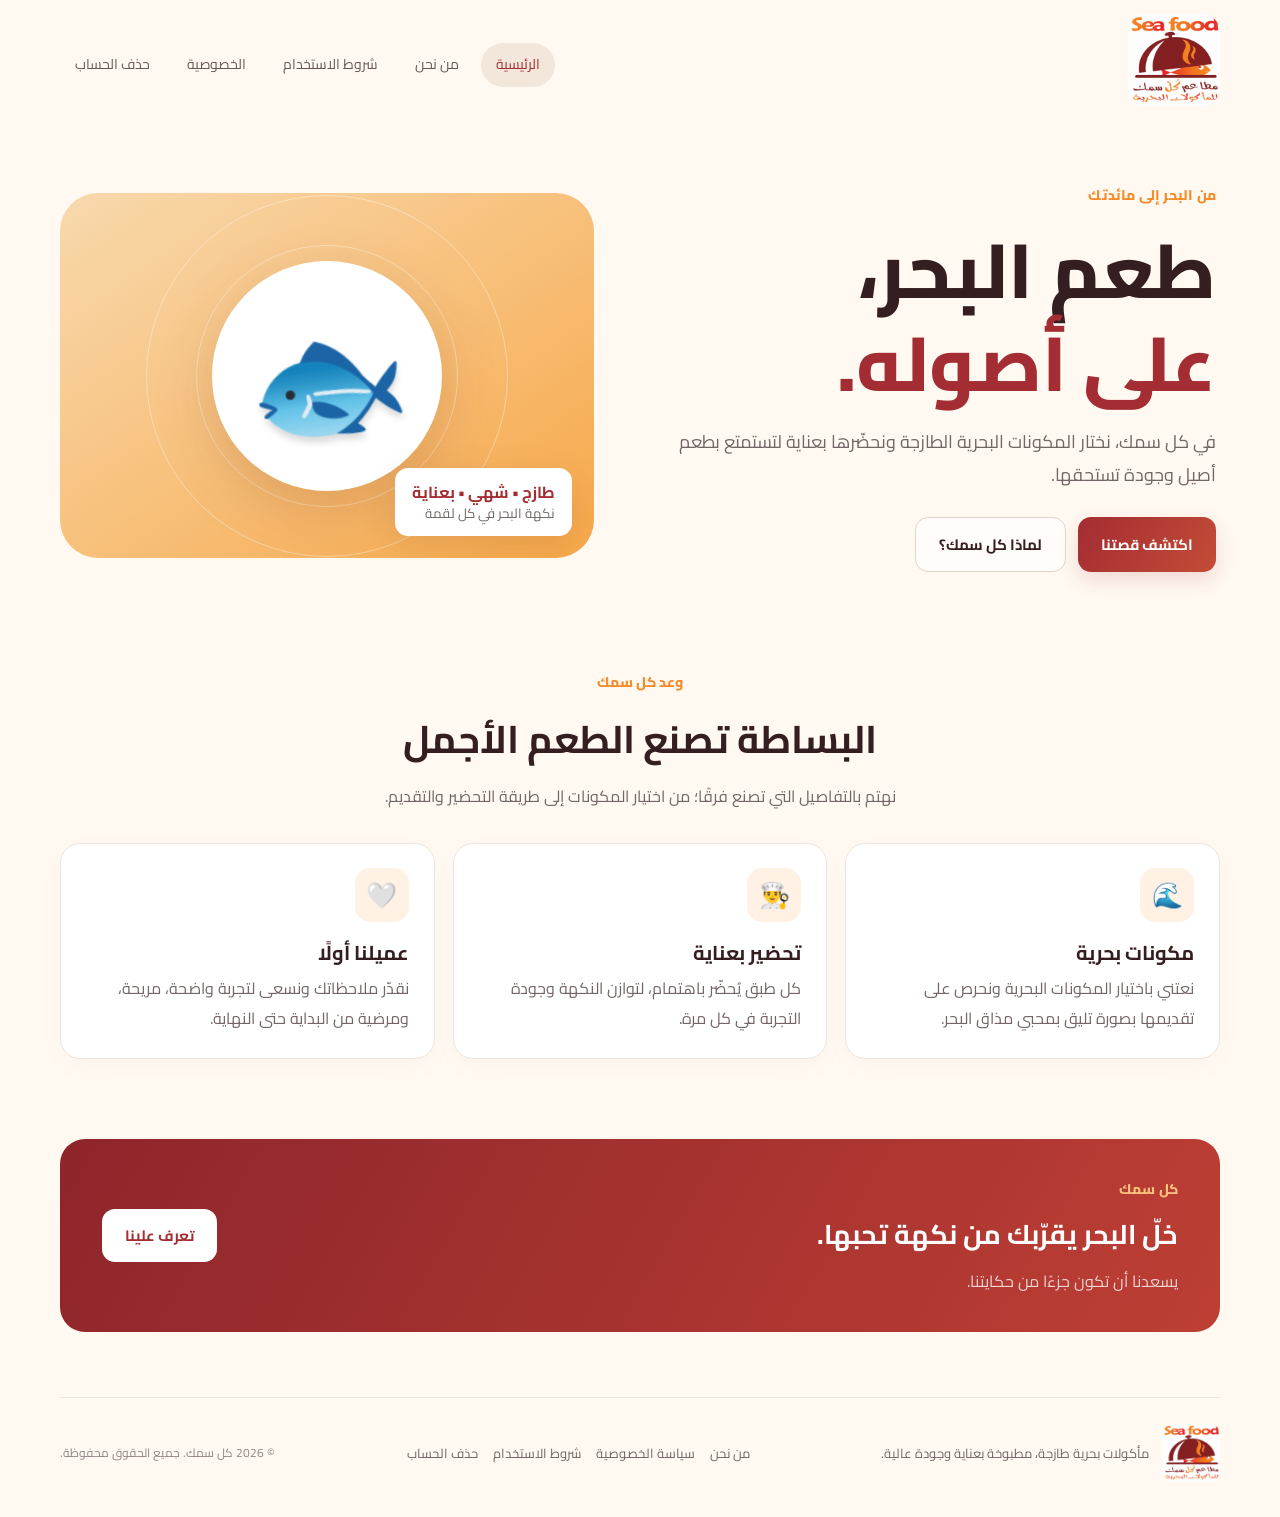
<file: index.html>
<!DOCTYPE html>
<html lang="ar" dir="rtl">
<head>
  <meta charset="UTF-8"><meta name="viewport" content="width=device-width, initial-scale=1">
  <meta name="description" content="كل سمك — مأكولات بحرية طازجة تُحضّر بعناية وجودة عالية.">
  <title>كل سمك | مأكولات بحرية طازجة</title>
  <link rel="stylesheet" href="styles.css">
</head>
<body>
<header class="site-header"><a class="brand" href="index.html"><img src="assets/logo.jpg" alt="شعار كل سمك"></a>
<nav class="nav"><a class="active" href="index.html">الرئيسية</a><a href="about.html">من نحن</a><a href="terms.html">شروط الاستخدام</a><a href="privacy.html">الخصوصية</a><a href="delete-account.html">حذف الحساب</a></nav>
</header>
<main>
<section class="hero">
<div class="hero-content"><span class="eyebrow">من البحر إلى مائدتك</span>
<h1>طعم البحر،<br><span>على أصوله.</span></h1>
<p>في كل سمك، نختار المكونات البحرية الطازجة ونحضّرها بعناية لتستمتع بطعم أصيل وجودة تستحقها.</p>
<div class="hero-actions"><a class="btn primary" href="about.html">اكتشف قصتنا</a><a class="btn ghost" href="#values">لماذا كل سمك؟</a></div>
</div>
<div class="hero-art"><div class="plate"><span>🐟</span></div><div class="art-label"><b>طازج • شهي • بعناية</b><small>نكهة البحر في كل لقمة</small></div></div>
</section>
<section id="values" class="section"><div class="section-head"><span class="eyebrow">وعد كل سمك</span><h2>البساطة تصنع الطعم الأجمل</h2><p>نهتم بالتفاصيل التي تصنع فرقًا؛ من اختيار المكونات إلى طريقة التحضير والتقديم.</p></div>
<div class="cards"><article class="feature"><div class="feature-icon">🌊</div><h3>مكونات بحرية</h3><p>نعتني باختيار المكونات البحرية ونحرص على تقديمها بصورة تليق بمحبي مذاق البحر.</p></article>
<article class="feature"><div class="feature-icon">👨‍🍳</div><h3>تحضير بعناية</h3><p>كل طبق يُحضّر باهتمام، لتوازن النكهة وجودة التجربة في كل مرة.</p></article>
<article class="feature"><div class="feature-icon">🤍</div><h3>عميلنا أولًا</h3><p>نقدّر ملاحظاتك ونسعى لتجربة واضحة، مريحة، ومرضية من البداية حتى النهاية.</p></article></div></section>
<section class="cta"><div><span class="eyebrow">كل سمك</span><h2>خلّ البحر يقرّبك من نكهة تحبها.</h2><p>يسعدنا أن تكون جزءًا من حكايتنا.</p></div><a class="btn light" href="about.html">تعرف علينا</a></section>
</main>
<footer class="footer"><div class="footer-brand"><img src="assets/logo.jpg" alt="كل سمك"><p>مأكولات بحرية طازجة، مطبوخة بعناية وجودة عالية.</p></div><div class="footer-links"><a href="about.html">من نحن</a><a href="privacy.html">سياسة الخصوصية</a><a href="terms.html">شروط الاستخدام</a><a href="delete-account.html">حذف الحساب</a></div><small>© <span id="year"></span> كل سمك. جميع الحقوق محفوظة.</small></footer>
<script src="script.js"></script></body></html>
</file>
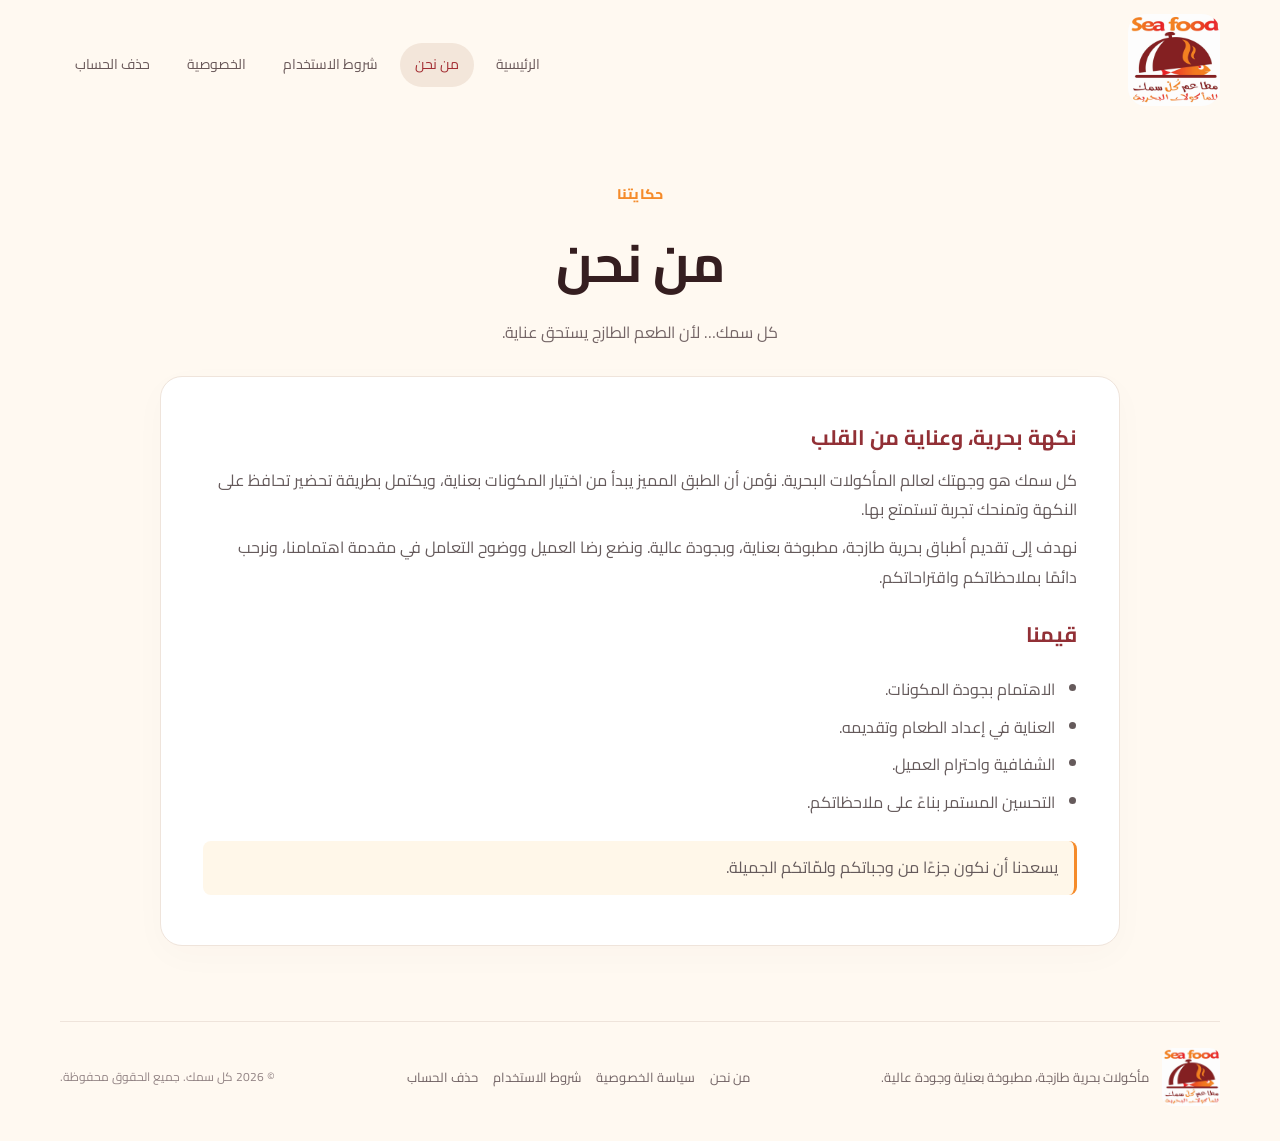
<file: about.html>
<!DOCTYPE html><html lang="ar" dir="rtl"><head><meta charset="UTF-8"><meta name="viewport" content="width=device-width, initial-scale=1"><title>من نحن | كل سمك</title><link rel="stylesheet" href="styles.css"></head><body><header class="site-header"><a class="brand" href="index.html"><img src="assets/logo.jpg" alt="شعار كل سمك"></a><nav class="nav"><a href="index.html">الرئيسية</a><a class="active" href="about.html">من نحن</a><a href="terms.html">شروط الاستخدام</a><a href="privacy.html">الخصوصية</a><a href="delete-account.html">حذف الحساب</a></nav></header><main class="page"><div class="page-hero"><span class="eyebrow">حكايتنا</span><h1>من نحن</h1><p>كل سمك… لأن الطعم الطازج يستحق عناية.</p></div><article class="content-card"><h2>نكهة بحرية، وعناية من القلب</h2><p>كل سمك هو وجهتك لعالم المأكولات البحرية. نؤمن أن الطبق المميز يبدأ من اختيار المكونات بعناية، ويكتمل بطريقة تحضير تحافظ على النكهة وتمنحك تجربة تستمتع بها.</p><p>نهدف إلى تقديم أطباق بحرية طازجة، مطبوخة بعناية، وبجودة عالية. ونضع رضا العميل ووضوح التعامل في مقدمة اهتمامنا، ونرحب دائمًا بملاحظاتكم واقتراحاتكم.</p><h2>قيمنا</h2><ul class="nice-list"><li>الاهتمام بجودة المكونات.</li><li>العناية في إعداد الطعام وتقديمه.</li><li>الشفافية واحترام العميل.</li><li>التحسين المستمر بناءً على ملاحظاتكم.</li></ul><p class="note">يسعدنا أن نكون جزءًا من وجباتكم ولمّاتكم الجميلة.</p></article></main><footer class="footer"><div class="footer-brand"><img src="assets/logo.jpg" alt="كل سمك"><p>مأكولات بحرية طازجة، مطبوخة بعناية وجودة عالية.</p></div><div class="footer-links"><a href="about.html">من نحن</a><a href="privacy.html">سياسة الخصوصية</a><a href="terms.html">شروط الاستخدام</a><a href="delete-account.html">حذف الحساب</a></div><small>© <span id="year"></span> كل سمك. جميع الحقوق محفوظة.</small></footer><script src="script.js"></script></body></html>
</file>
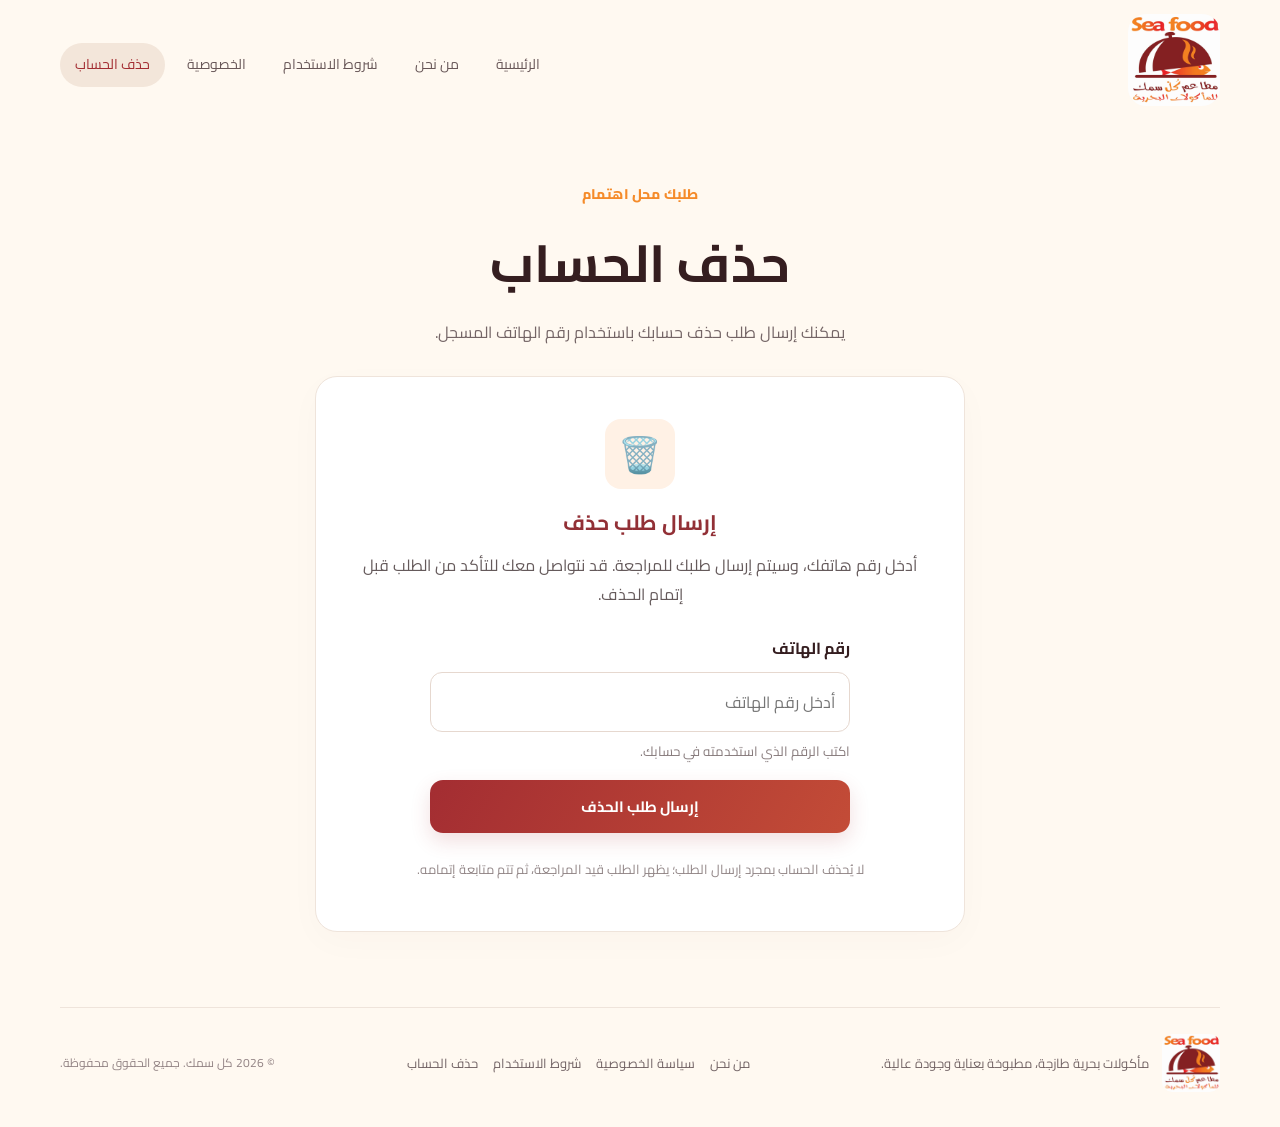
<file: delete-account.html>
<!DOCTYPE html><html lang="ar" dir="rtl"><head><meta charset="UTF-8"><meta name="viewport" content="width=device-width, initial-scale=1"><title>حذف الحساب | كل سمك</title><link rel="stylesheet" href="styles.css"></head><body><header class="site-header"><a class="brand" href="index.html"><img src="assets/logo.jpg" alt="شعار كل سمك"></a><nav class="nav"><a href="index.html">الرئيسية</a><a href="about.html">من نحن</a><a href="terms.html">شروط الاستخدام</a><a href="privacy.html">الخصوصية</a><a class="active" href="delete-account.html">حذف الحساب</a></nav></header><main class="page"><div class="page-hero"><span class="eyebrow">طلبك محل اهتمام</span><h1>حذف الحساب</h1><p>يمكنك إرسال طلب حذف حسابك باستخدام رقم الهاتف المسجل.</p></div><article class="content-card deletion-card"><div class="delete-icon">🗑️</div><h2>إرسال طلب حذف</h2><p>أدخل رقم هاتفك، وسيتم إرسال طلبك للمراجعة. قد نتواصل معك للتأكد من الطلب قبل إتمام الحذف.</p><form id="deleteForm" class="delete-form"><label for="phone">رقم الهاتف</label><input id="phone" name="phone" type="tel" inputmode="tel" autocomplete="tel" placeholder="أدخل رقم الهاتف" required minlength="7" maxlength="20"><small>اكتب الرقم الذي استخدمته في حسابك.</small><button class="btn primary full" type="submit">إرسال طلب الحذف</button></form><div id="deleteNotice" class="notice" role="status" aria-live="polite" hidden></div><p class="soft">لا يُحذف الحساب بمجرد إرسال الطلب؛ يظهر الطلب قيد المراجعة، ثم تتم متابعة إتمامه.</p></article></main><footer class="footer"><div class="footer-brand"><img src="assets/logo.jpg" alt="كل سمك"><p>مأكولات بحرية طازجة، مطبوخة بعناية وجودة عالية.</p></div><div class="footer-links"><a href="about.html">من نحن</a><a href="privacy.html">سياسة الخصوصية</a><a href="terms.html">شروط الاستخدام</a><a href="delete-account.html">حذف الحساب</a></div><small>© <span id="year"></span> كل سمك. جميع الحقوق محفوظة.</small></footer><script src="script.js"></script></body></html>
</file>
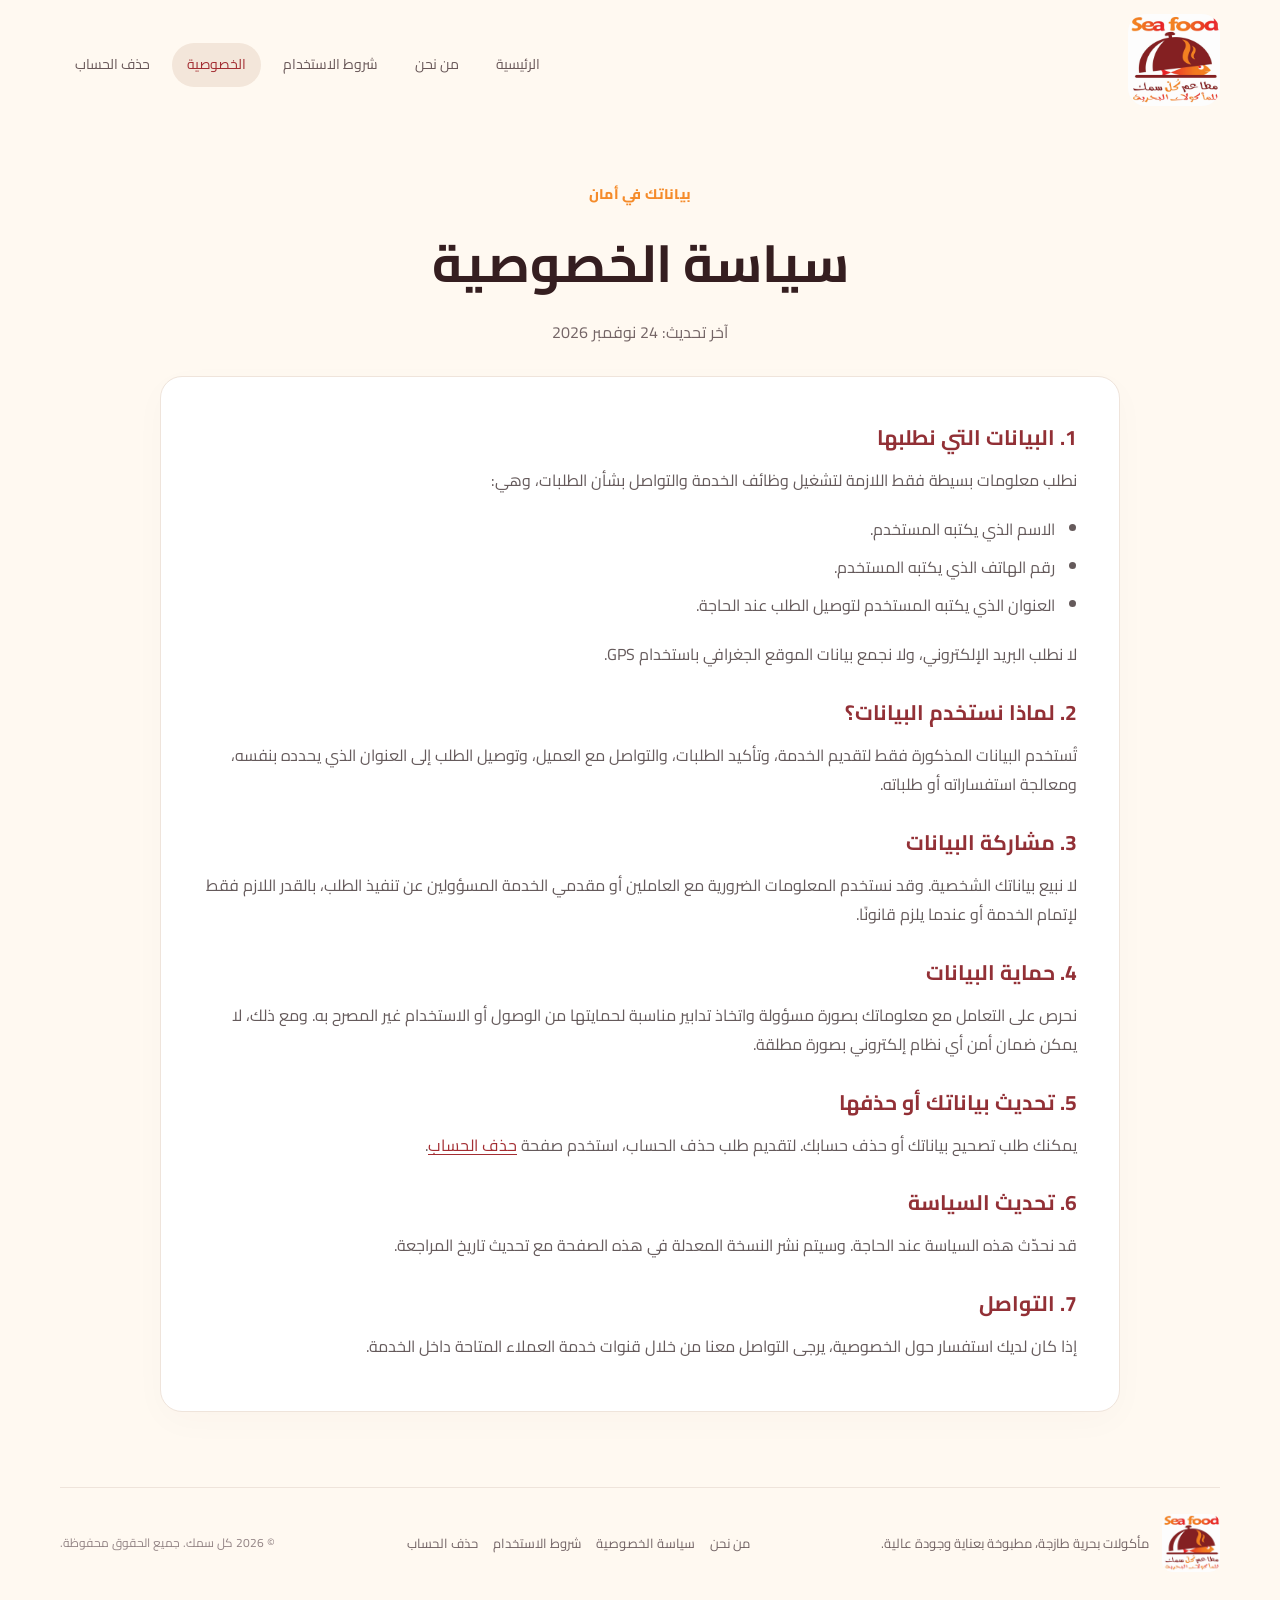
<file: privacy.html>
<!DOCTYPE html><html lang="ar" dir="rtl"><head><meta charset="UTF-8"><meta name="viewport" content="width=device-width, initial-scale=1"><title>سياسة الخصوصية | كل سمك</title><link rel="stylesheet" href="styles.css"></head><body><header class="site-header"><a class="brand" href="index.html"><img src="assets/logo.jpg" alt="شعار كل سمك"></a><nav class="nav"><a href="index.html">الرئيسية</a><a href="about.html">من نحن</a><a href="terms.html">شروط الاستخدام</a><a class="active" href="privacy.html">الخصوصية</a><a href="delete-account.html">حذف الحساب</a></nav></header><main class="page"><div class="page-hero"><span class="eyebrow">بياناتك في أمان</span><h1>سياسة الخصوصية</h1><p>آخر تحديث: 24 نوفمبر 2026</p></div><article class="content-card"><h2>1. البيانات التي نطلبها</h2><p>نطلب معلومات بسيطة فقط اللازمة لتشغيل وظائف الخدمة والتواصل بشأن الطلبات، وهي:</p><ul class="nice-list"><li>الاسم الذي يكتبه المستخدم.</li><li>رقم الهاتف الذي يكتبه المستخدم.</li><li>العنوان الذي يكتبه المستخدم لتوصيل الطلب عند الحاجة.</li></ul><p>لا نطلب البريد الإلكتروني، ولا نجمع بيانات الموقع الجغرافي باستخدام GPS.</p><h2>2. لماذا نستخدم البيانات؟</h2><p>تُستخدم البيانات المذكورة فقط لتقديم الخدمة، وتأكيد الطلبات، والتواصل مع العميل، وتوصيل الطلب إلى العنوان الذي يحدده بنفسه، ومعالجة استفساراته أو طلباته.</p><h2>3. مشاركة البيانات</h2><p>لا نبيع بياناتك الشخصية. وقد نستخدم المعلومات الضرورية مع العاملين أو مقدمي الخدمة المسؤولين عن تنفيذ الطلب، بالقدر اللازم فقط لإتمام الخدمة أو عندما يلزم قانونًا.</p><h2>4. حماية البيانات</h2><p>نحرص على التعامل مع معلوماتك بصورة مسؤولة واتخاذ تدابير مناسبة لحمايتها من الوصول أو الاستخدام غير المصرح به. ومع ذلك، لا يمكن ضمان أمن أي نظام إلكتروني بصورة مطلقة.</p><h2>5. تحديث بياناتك أو حذفها</h2><p>يمكنك طلب تصحيح بياناتك أو حذف حسابك. لتقديم طلب حذف الحساب، استخدم صفحة <a href="delete-account.html">حذف الحساب</a>.</p><h2>6. تحديث السياسة</h2><p>قد نحدّث هذه السياسة عند الحاجة. وسيتم نشر النسخة المعدلة في هذه الصفحة مع تحديث تاريخ المراجعة.</p><h2>7. التواصل</h2><p>إذا كان لديك استفسار حول الخصوصية، يرجى التواصل معنا من خلال قنوات خدمة العملاء المتاحة داخل الخدمة.</p></article></main><footer class="footer"><div class="footer-brand"><img src="assets/logo.jpg" alt="كل سمك"><p>مأكولات بحرية طازجة، مطبوخة بعناية وجودة عالية.</p></div><div class="footer-links"><a href="about.html">من نحن</a><a href="privacy.html">سياسة الخصوصية</a><a href="terms.html">شروط الاستخدام</a><a href="delete-account.html">حذف الحساب</a></div><small>© <span id="year"></span> كل سمك. جميع الحقوق محفوظة.</small></footer><script src="script.js"></script></body></html>
</file>
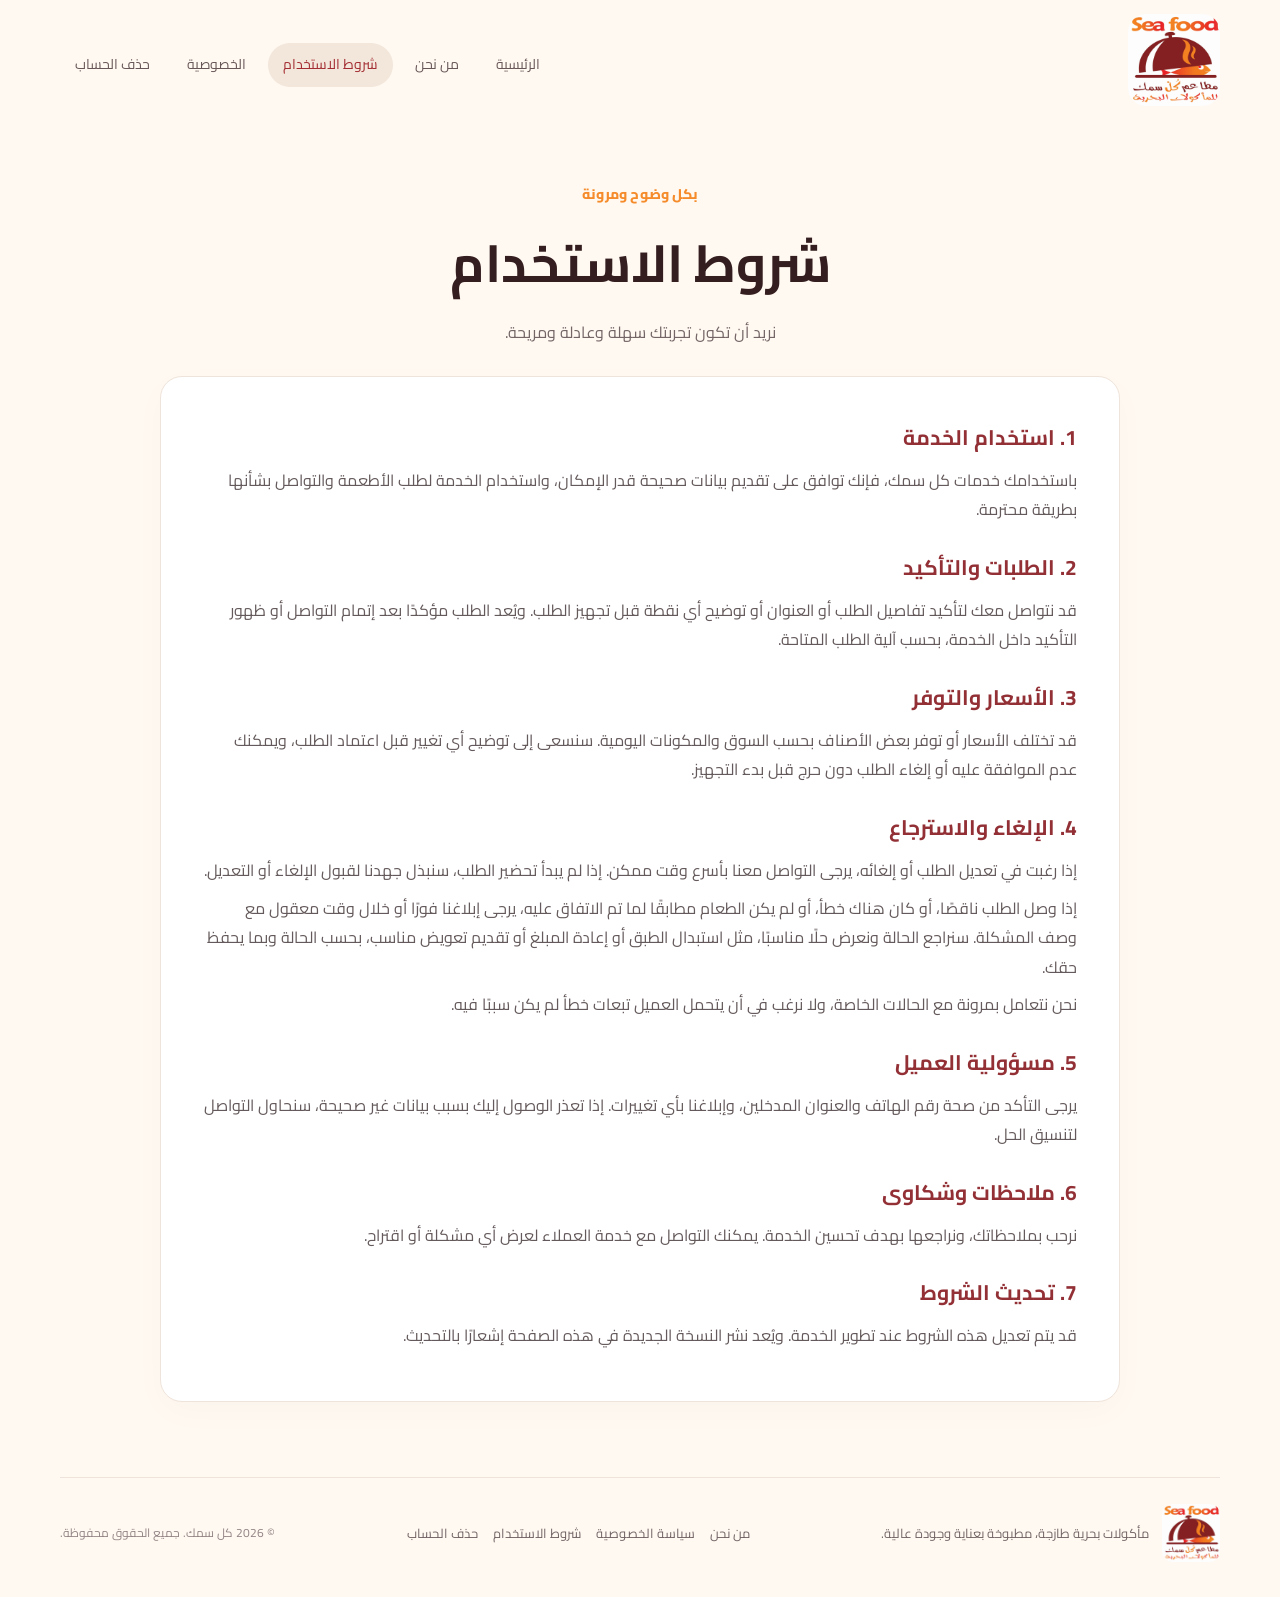
<file: terms.html>
<!DOCTYPE html><html lang="ar" dir="rtl"><head><meta charset="UTF-8"><meta name="viewport" content="width=device-width, initial-scale=1"><title>شروط الاستخدام | كل سمك</title><link rel="stylesheet" href="styles.css"></head><body><header class="site-header"><a class="brand" href="index.html"><img src="assets/logo.jpg" alt="شعار كل سمك"></a><nav class="nav"><a href="index.html">الرئيسية</a><a href="about.html">من نحن</a><a class="active" href="terms.html">شروط الاستخدام</a><a href="privacy.html">الخصوصية</a><a href="delete-account.html">حذف الحساب</a></nav></header><main class="page"><div class="page-hero"><span class="eyebrow">بكل وضوح ومرونة</span><h1>شروط الاستخدام</h1><p>نريد أن تكون تجربتك سهلة وعادلة ومريحة.</p></div><article class="content-card"><h2>1. استخدام الخدمة</h2><p>باستخدامك خدمات كل سمك، فإنك توافق على تقديم بيانات صحيحة قدر الإمكان، واستخدام الخدمة لطلب الأطعمة والتواصل بشأنها بطريقة محترمة.</p><h2>2. الطلبات والتأكيد</h2><p>قد نتواصل معك لتأكيد تفاصيل الطلب أو العنوان أو توضيح أي نقطة قبل تجهيز الطلب. ويُعد الطلب مؤكدًا بعد إتمام التواصل أو ظهور التأكيد داخل الخدمة، بحسب آلية الطلب المتاحة.</p><h2>3. الأسعار والتوفر</h2><p>قد تختلف الأسعار أو توفر بعض الأصناف بحسب السوق والمكونات اليومية. سنسعى إلى توضيح أي تغيير قبل اعتماد الطلب، ويمكنك عدم الموافقة عليه أو إلغاء الطلب دون حرج قبل بدء التجهيز.</p><h2>4. الإلغاء والاسترجاع</h2><p>إذا رغبت في تعديل الطلب أو إلغائه، يرجى التواصل معنا بأسرع وقت ممكن. إذا لم يبدأ تحضير الطلب، سنبذل جهدنا لقبول الإلغاء أو التعديل.</p><p>إذا وصل الطلب ناقصًا، أو كان هناك خطأ، أو لم يكن الطعام مطابقًا لما تم الاتفاق عليه، يرجى إبلاغنا فورًا أو خلال وقت معقول مع وصف المشكلة. سنراجع الحالة ونعرض حلًا مناسبًا، مثل استبدال الطبق أو إعادة المبلغ أو تقديم تعويض مناسب، بحسب الحالة وبما يحفظ حقك.</p><p>نحن نتعامل بمرونة مع الحالات الخاصة، ولا نرغب في أن يتحمل العميل تبعات خطأ لم يكن سببًا فيه.</p><h2>5. مسؤولية العميل</h2><p>يرجى التأكد من صحة رقم الهاتف والعنوان المدخلين، وإبلاغنا بأي تغييرات. إذا تعذر الوصول إليك بسبب بيانات غير صحيحة، سنحاول التواصل لتنسيق الحل.</p><h2>6. ملاحظات وشكاوى</h2><p>نرحب بملاحظاتك، ونراجعها بهدف تحسين الخدمة. يمكنك التواصل مع خدمة العملاء لعرض أي مشكلة أو اقتراح.</p><h2>7. تحديث الشروط</h2><p>قد يتم تعديل هذه الشروط عند تطوير الخدمة. ويُعد نشر النسخة الجديدة في هذه الصفحة إشعارًا بالتحديث.</p></article></main><footer class="footer"><div class="footer-brand"><img src="assets/logo.jpg" alt="كل سمك"><p>مأكولات بحرية طازجة، مطبوخة بعناية وجودة عالية.</p></div><div class="footer-links"><a href="about.html">من نحن</a><a href="privacy.html">سياسة الخصوصية</a><a href="terms.html">شروط الاستخدام</a><a href="delete-account.html">حذف الحساب</a></div><small>© <span id="year"></span> كل سمك. جميع الحقوق محفوظة.</small></footer><script src="script.js"></script></body></html>
</file>
<file: styles.css>
@import url('https://fonts.googleapis.com/css2?family=Cairo:wght@400;500;600;700;800&display=swap');
:root{--ink:#351e20;--muted:#746566;--red:#a32d32;--orange:#f58b2a;--cream:#fff9f1;--paper:#fff;--line:#efe4db;--navy:#263b48}
*{box-sizing:border-box}body{margin:0;background:var(--cream);color:var(--ink);font-family:"Cairo",Tahoma,sans-serif;line-height:1.85}a{color:inherit;text-decoration:none}.site-header{width:min(1160px,92%);margin:auto;display:flex;align-items:center;justify-content:space-between;gap:24px;padding:14px 0}.brand img{width:92px;height:92px;object-fit:contain;border-radius:18px}.nav{display:flex;gap:7px;align-items:center;flex-wrap:wrap}.nav a{padding:9px 15px;border-radius:999px;font-size:14px;color:#685758;transition:.2s}.nav a:hover,.nav a.active{background:#f3e6da;color:var(--red)}.hero{width:min(1160px,92%);margin:25px auto 70px;display:grid;grid-template-columns:1.05fr .95fr;align-items:center;gap:35px;min-height:410px}.hero-content{padding:25px 4px}.eyebrow{color:var(--orange);font-weight:800;font-size:14px;letter-spacing:.2px}.hero h1{font-size:clamp(42px,6vw,76px);line-height:1.22;margin:15px 0;color:var(--ink);font-weight:800}.hero h1 span{color:var(--red)}.hero p{font-size:18px;max-width:550px;color:var(--muted);margin:0 0 26px}.hero-actions{display:flex;gap:12px;flex-wrap:wrap}.btn{border:0;border-radius:13px;padding:12px 23px;display:inline-flex;align-items:center;justify-content:center;font:700 15px "Cairo",sans-serif;cursor:pointer;transition:transform .18s,box-shadow .18s}.btn:hover{transform:translateY(-2px)}.primary{color:white;background:linear-gradient(120deg,var(--red),#c34c37);box-shadow:0 8px 20px #a32d3228}.ghost{border:1px solid #e4d2c7;color:var(--ink);background:#fff9}.light{background:#fff;color:var(--red)}.hero-art{min-height:365px;border-radius:38px;background:linear-gradient(145deg,#f8d9ae,#f7a849);position:relative;display:grid;place-items:center;overflow:hidden}.hero-art:before,.hero-art:after{content:"";position:absolute;border-radius:50%;border:1px solid #ffffff5c}.hero-art:before{width:360px;height:360px}.hero-art:after{width:260px;height:260px}.plate{width:230px;height:230px;border-radius:50%;background:#fff;box-shadow:0 20px 60px #763b2630;display:grid;place-items:center;z-index:1}.plate span{font-size:130px;filter:drop-shadow(0 6px 3px #0002);transform:rotate(-8deg)}.art-label{position:absolute;bottom:22px;right:22px;z-index:2;background:#fff;padding:12px 17px;border-radius:13px;box-shadow:0 10px 35px #6a371522;display:flex;flex-direction:column;line-height:1.5}.art-label b{color:var(--red)}.art-label small{color:var(--muted)}.section{width:min(1160px,92%);margin:0 auto 80px}.section-head{text-align:center;max-width:680px;margin:0 auto 32px}.section-head h2{font-size:clamp(26px,3vw,39px);margin:7px 0;color:var(--ink)}.section-head p{color:var(--muted);margin:0}.cards{display:grid;grid-template-columns:repeat(3,1fr);gap:18px}.feature{background:#fff;border:1px solid var(--line);border-radius:20px;padding:24px 25px;box-shadow:0 8px 30px #40232206}.feature-icon{width:54px;height:54px;border-radius:15px;background:#fff2e5;display:grid;place-items:center;font-size:25px}.feature h3{margin:12px 0 3px;font-size:20px}.feature p{color:var(--muted);margin:0}.cta{width:min(1160px,92%);margin:0 auto 65px;background:linear-gradient(120deg,#8e252b,#bd3f34);color:#fff;padding:35px 42px;border-radius:25px;display:flex;justify-content:space-between;align-items:center;gap:20px}.cta h2{font-size:27px;margin:7px 0}.cta p{margin:0;color:#ffffffc8}.cta .eyebrow{color:#ffc17c}.footer{border-top:1px solid var(--line);width:min(1160px,92%);margin:auto;padding:26px 0 35px;display:flex;align-items:center;justify-content:space-between;gap:20px;flex-wrap:wrap}.footer-brand{display:flex;align-items:center;gap:13px}.footer-brand img{width:58px;height:58px;object-fit:contain;border-radius:10px}.footer-brand p{font-size:13px;color:var(--muted);margin:0}.footer-links{display:flex;gap:15px;flex-wrap:wrap}.footer-links a{font-size:13px;color:#726365}.footer-links a:hover{color:var(--red)}.footer>small{color:#938485;font-size:12px}.page{width:min(960px,92%);margin:15px auto 75px}.page-hero{text-align:center;padding:34px 15px 28px}.page-hero h1{font-size:clamp(34px,5vw,52px);margin:7px 0;color:var(--ink)}.page-hero p{color:var(--muted);margin:0}.content-card{background:white;border:1px solid var(--line);border-radius:22px;padding:clamp(22px,4vw,42px);box-shadow:0 10px 35px #40232206}.content-card h2{font-size:21px;margin:24px 0 7px;color:#923036}.content-card h2:first-child{margin-top:0}.content-card p{color:#655a5b;margin:8px 0}.content-card a:not(.btn){color:var(--red);text-decoration:underline;text-underline-offset:3px}.nice-list{padding-right:22px;color:#655a5b}.nice-list li{padding:4px 0}.note{background:#fff7e9;border-right:3px solid var(--orange);padding:12px 16px;border-radius:8px;margin-top:20px!important}.deletion-card{max-width:650px;margin:auto;text-align:center}.delete-icon{font-size:35px;background:#fff1e5;border-radius:16px;width:70px;height:70px;margin:0 auto 15px;display:grid;place-items:center}.deletion-card h2{margin:0 0 6px}.delete-form{text-align:right;max-width:420px;margin:24px auto;display:flex;flex-direction:column;gap:8px}.delete-form label{font-weight:700}.delete-form input{border:1px solid #e6d8cf;border-radius:12px;padding:14px;font:16px "Cairo",sans-serif;direction:ltr;text-align:right;outline:none;background:#fff}.delete-form input:focus{border-color:var(--orange);box-shadow:0 0 0 3px #f58b2a20}.delete-form small{color:#887c7d;margin-bottom:8px}.full{width:100%}.notice{border:1px solid #cde6d4;background:#f0faf3;color:#27643b;border-radius:14px;padding:14px;margin:18px auto;max-width:460px;font-weight:700}.soft{font-size:13px;color:#928687!important;margin-top:18px!important}
@media(max-width:800px){.site-header{flex-direction:column;padding:8px 0 12px;gap:6px}.brand img{width:76px;height:76px}.nav{justify-content:center}.nav a{font-size:12px;padding:7px 11px}.hero{grid-template-columns:1fr;margin-top:10px;gap:20px}.hero-content{text-align:center;padding:15px 0}.hero p{margin-inline:auto}.hero-actions{justify-content:center}.hero-art{min-height:290px}.plate{width:190px;height:190px}.plate span{font-size:105px}.cards{grid-template-columns:1fr}.cta{flex-direction:column;align-items:flex-start;padding:27px}.footer{justify-content:center;text-align:center}.footer-brand{justify-content:center}.footer-links{justify-content:center}}
@media(prefers-reduced-motion:reduce){*{scroll-behavior:auto;transition:none!important}}
</file>
